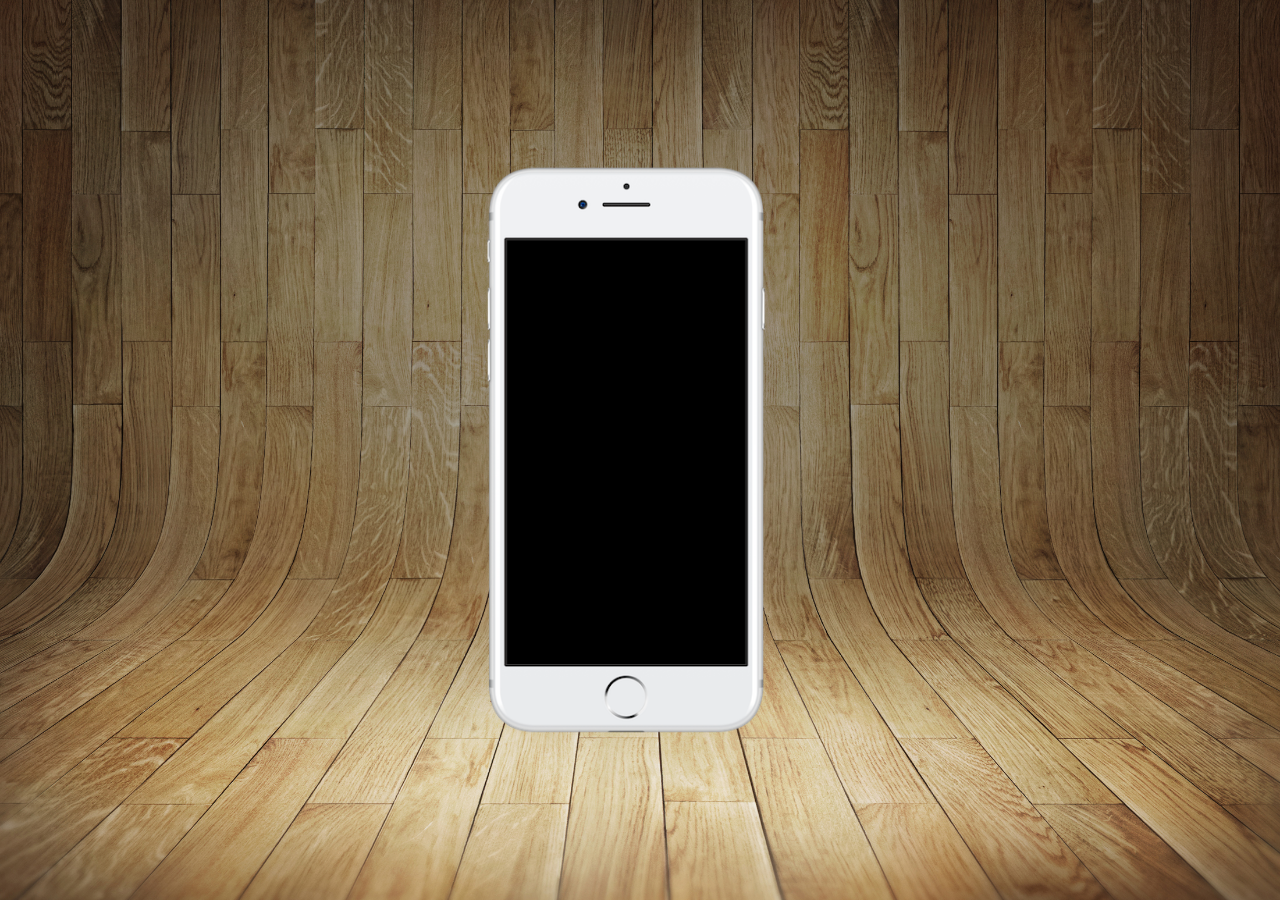
<file: index.html>
<!DOCTYPE html>
<html lang="pt-br">
<head>
    <meta charset="UTF-8">
    <meta name="viewport" content="width=device-width, initial-scale=1.0">
    <title>redes sociais</title>
    <link rel="shortcut icon" href="favicon.ico" type="image/x-icon">
    <link rel="stylesheet" href="estilos/style.css">
</head>
<body>
    <main>
        <section id="telefone">

        </section>
        <section id="redes-sociais">

        </section>
    </main>
    
</body>
</html>
</file>
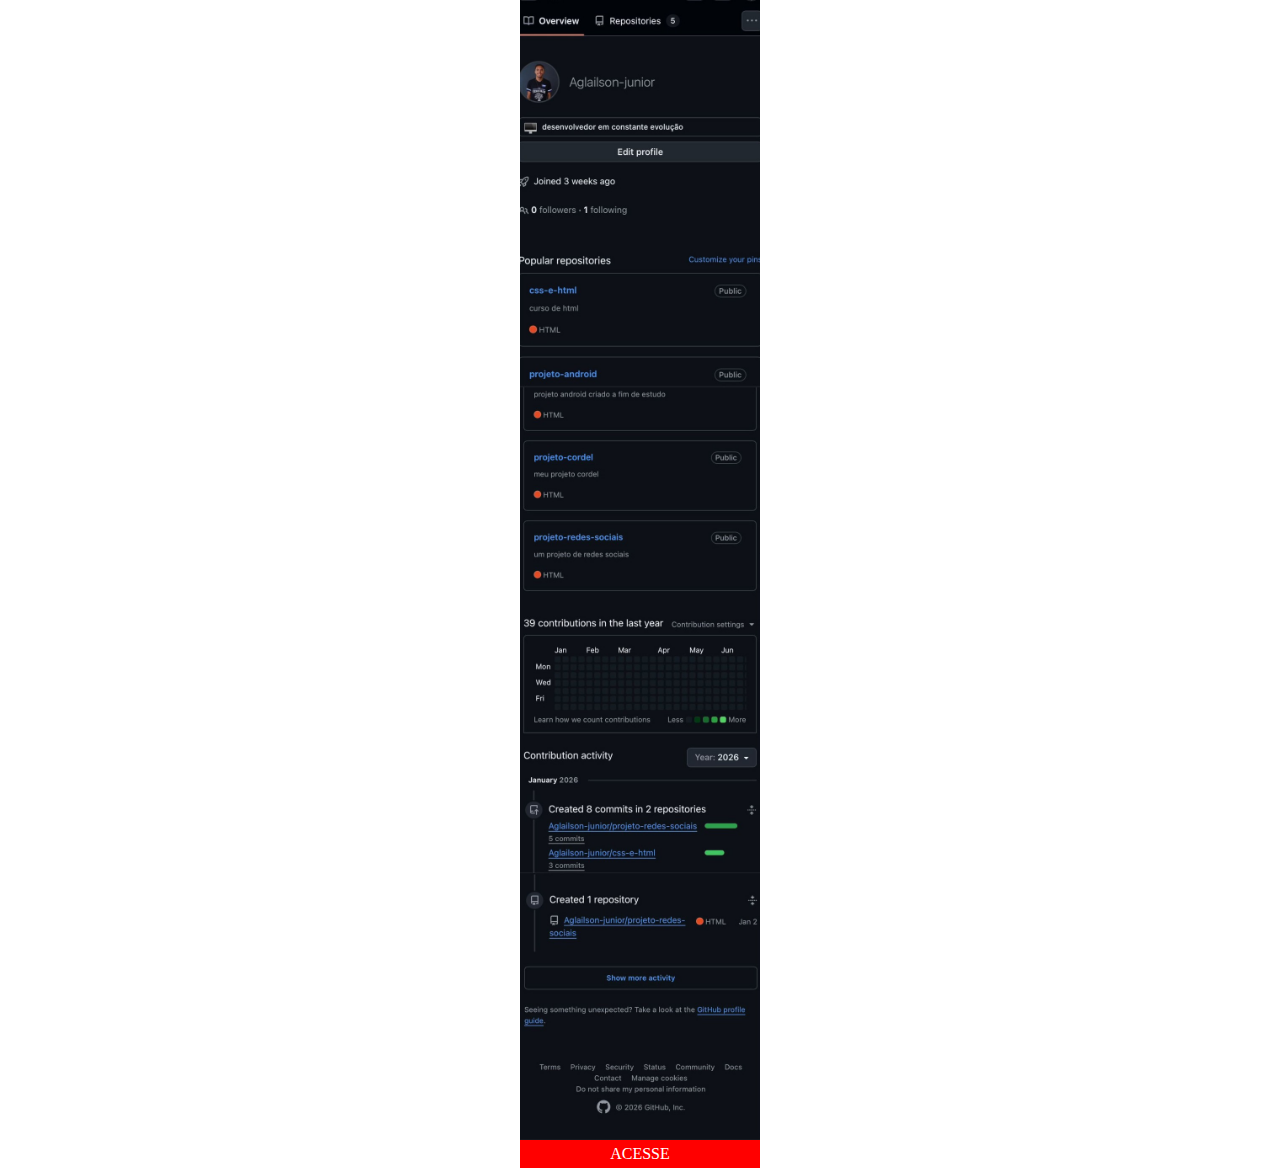
<file: github.html>
<!DOCTYPE html>
<html lang="pt-br">
<head>
    <meta charset="UTF-8">
    <meta name="viewport" content="width=device-width, initial-scale=1.0">
    <title>github</title>
    <style>
        *{
            padding: 0px;
            margin: 0px;
        }
        ::-webkit-scrollbar{
            height: 0px;
            width: 0px;
        }
        body{
            width: 100vw;
            height: 100vh;
           
        }
        a{
            display: block;
            text-align: center;
            background-color: red;
            color: white;
            padding-top: 5px;
            padding-bottom: 5px;
            text-decoration: none;
            width: 10px;
            
        }
        a:hover{
            background-color: rgb(154, 4, 4);
        }
        img,a{
            width: 240px;
            margin: auto;
            display: block;
        }
        
    </style>
</head>
<body>
    <img src="imagens/tela-github.jpg" alt="instagram" >
    <a href="https://github.com/Aglailson-junior">ACESSE</a>
    
</body>
</html>
</file>
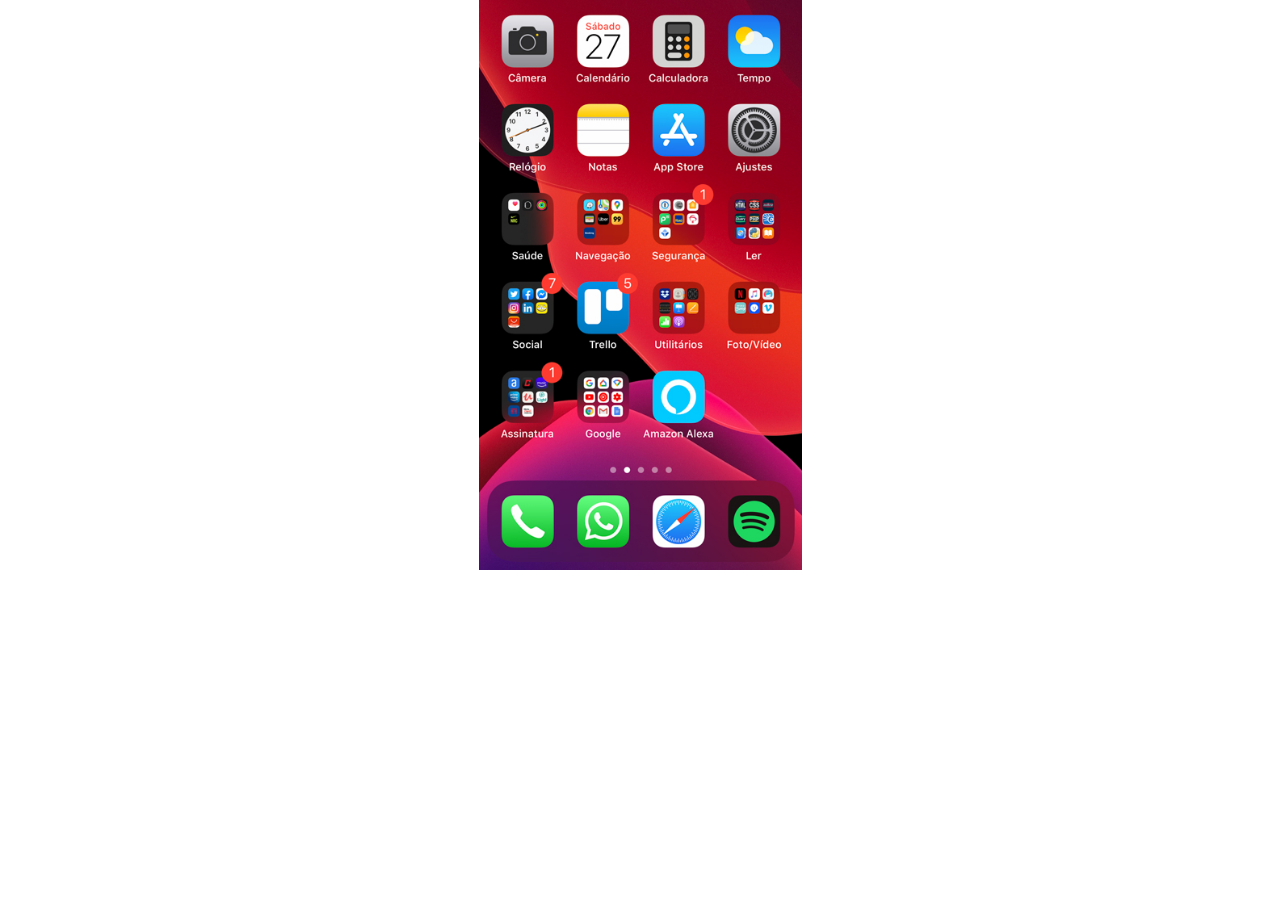
<file: home.html>
<!DOCTYPE html>
<html lang="pt-br">
<head>
    <meta charset="UTF-8">
    <meta name="viewport" content="width=device-width, initial-scale=1.0">
    <title>home</title>
    <style>
        *{
            padding: 0px;
            margin: 0px;
        }
        body{
            height: 100vh;
            width: 100vw;
            background: url('imagens/tela-home.jpg') no-repeat top center;
            max-height: 570px;
            background-size: contain;
        }
    </style>
</head>
<body>
    
</body>
</html>
</file>
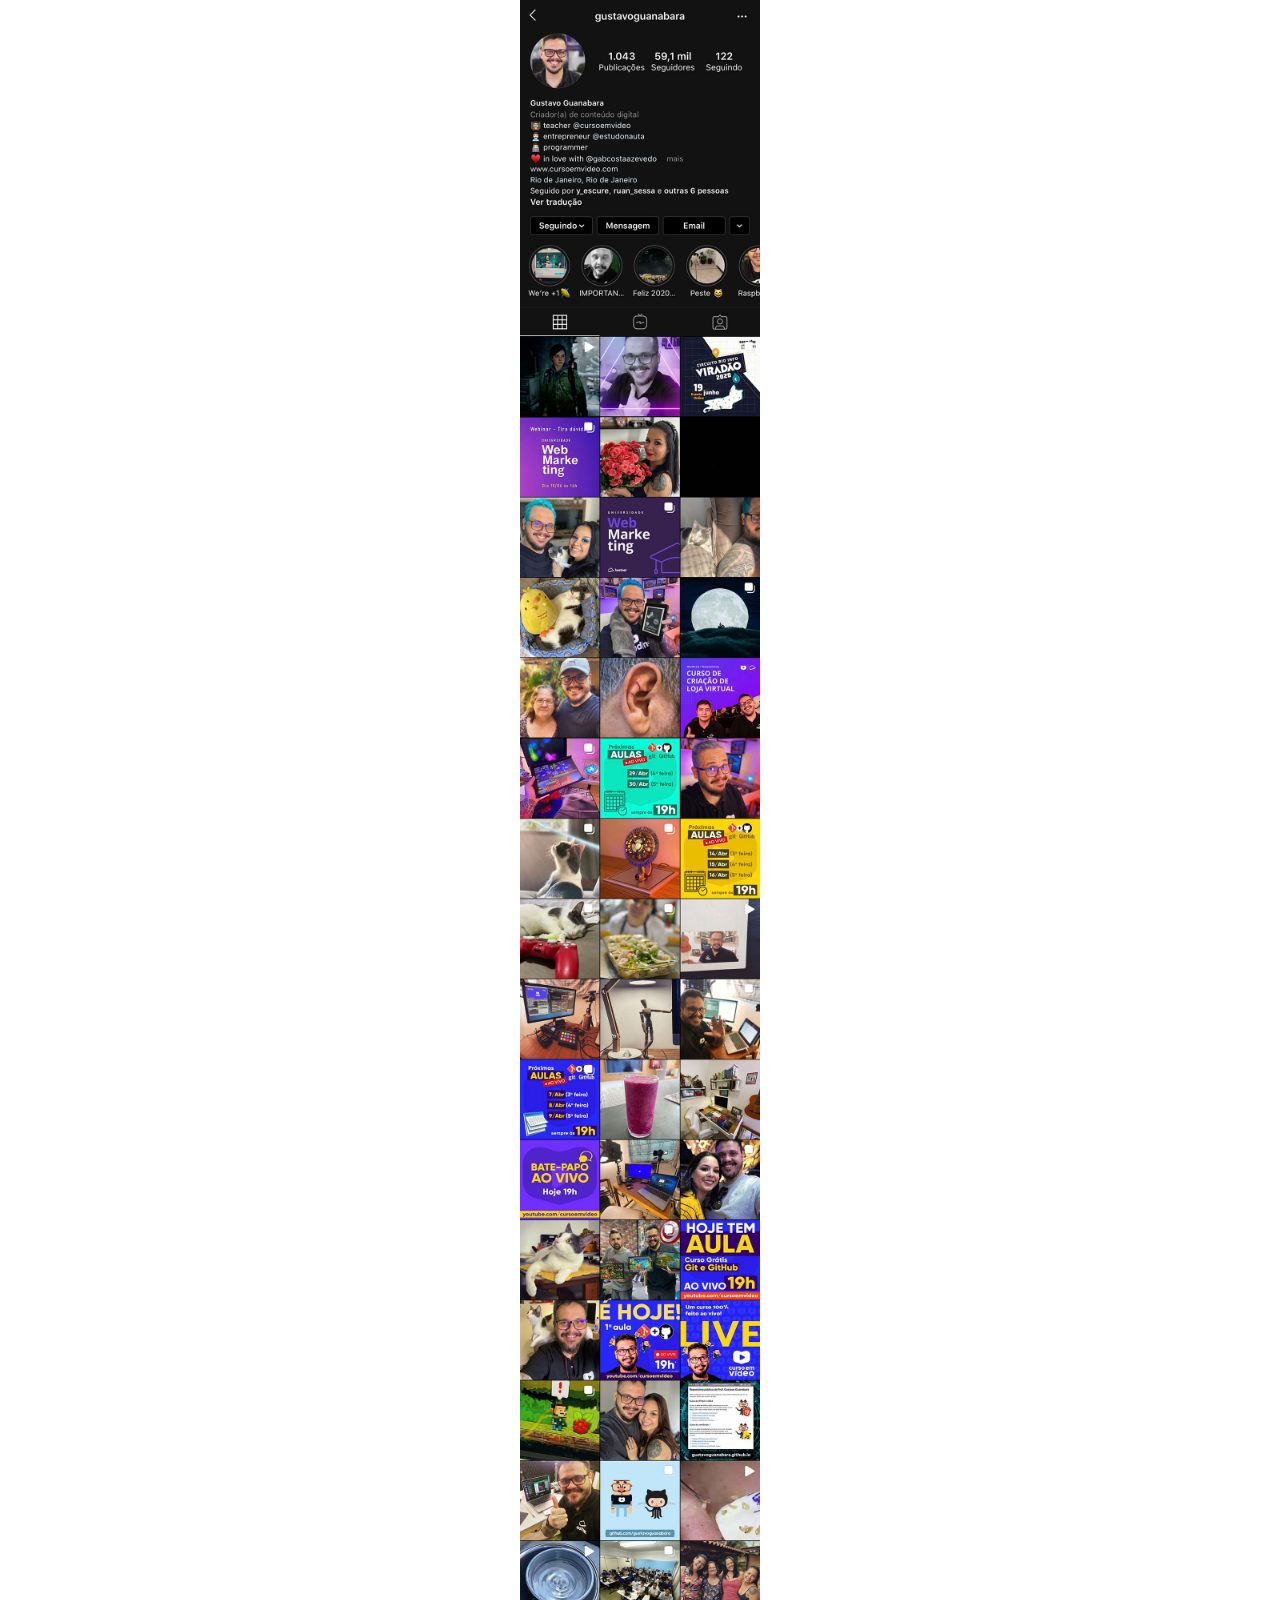
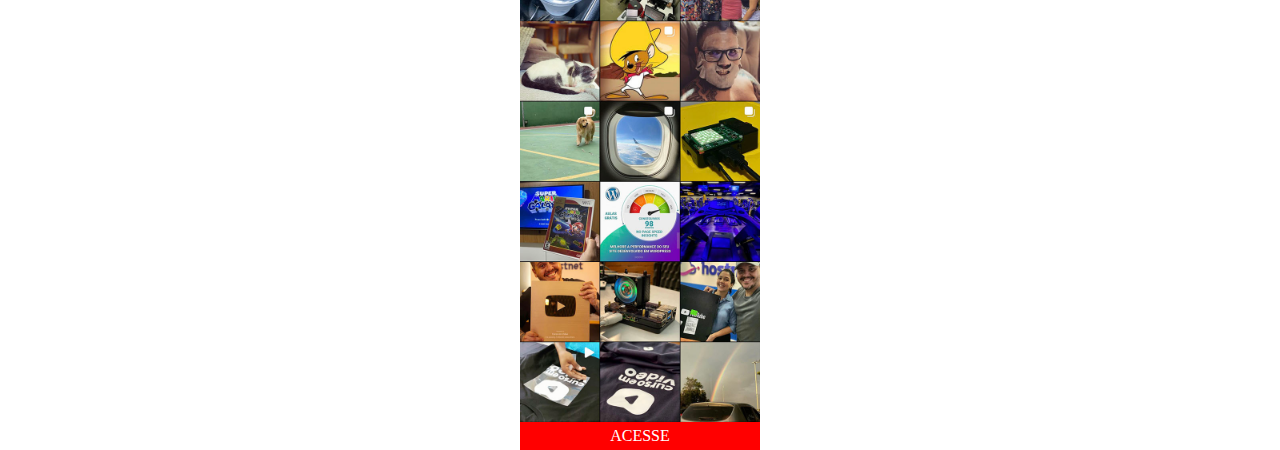
<file: instagram.html>
<!DOCTYPE html>
<html lang="pt-br">
<head>
    <meta charset="UTF-8">
    <meta name="viewport" content="width=device-width, initial-scale=1.0">
    <title>github</title>
    <style>
        *{
            padding: 0px;
            margin: 0px;
        }
        ::-webkit-scrollbar{
            height: 0px;
            width: 0px;
        }
        body{
            width: 100vw;
            height: 100vh;
           
        }
        a{
            display: block;
            text-align: center;
            background-color: red;
            color: white;
            padding-top: 5px;
            padding-bottom: 5px;
            text-decoration: none;
            width: 10px;
            
        }
        a:hover{
            background-color: rgb(154, 4, 4);
        }
        img,a{
            width: 240px;
            margin: auto;
            display: block;
        }
        
    </style>
</head>
<body>
    <img src="imagens/tela-instagram.jpg" alt="instagram" >
    <a href="https://www.instagram.com/jnroliveira_?igsh=MXA2cmNjdW5vbHJ2bA==">ACESSE</a>
    
</body>
</html>
</file>
<file: estilos/style.css>
@charset "UTF-8";

*{
    padding: 0px;
    margin: 0px;
}
body{
    height: 100vh;
    width: 100vw;
    background: url('../imagens/fundo-madeira.jpg') no-repeat center center;
    background-size: cover;
    background-attachment: fixed;
}
main{
    position: relative;
    height: 100vh;
}
#telefone{
    position: absolute;
    background: url('../imagens/frame-iphone.png') no-repeat;
    background-size: contain;
    top: 50%;
    left: 50%;
    transform: translate(-50%, -50%);
    max-height: 570px;

    height: 627px;
    width: 311px;
}
</file>
